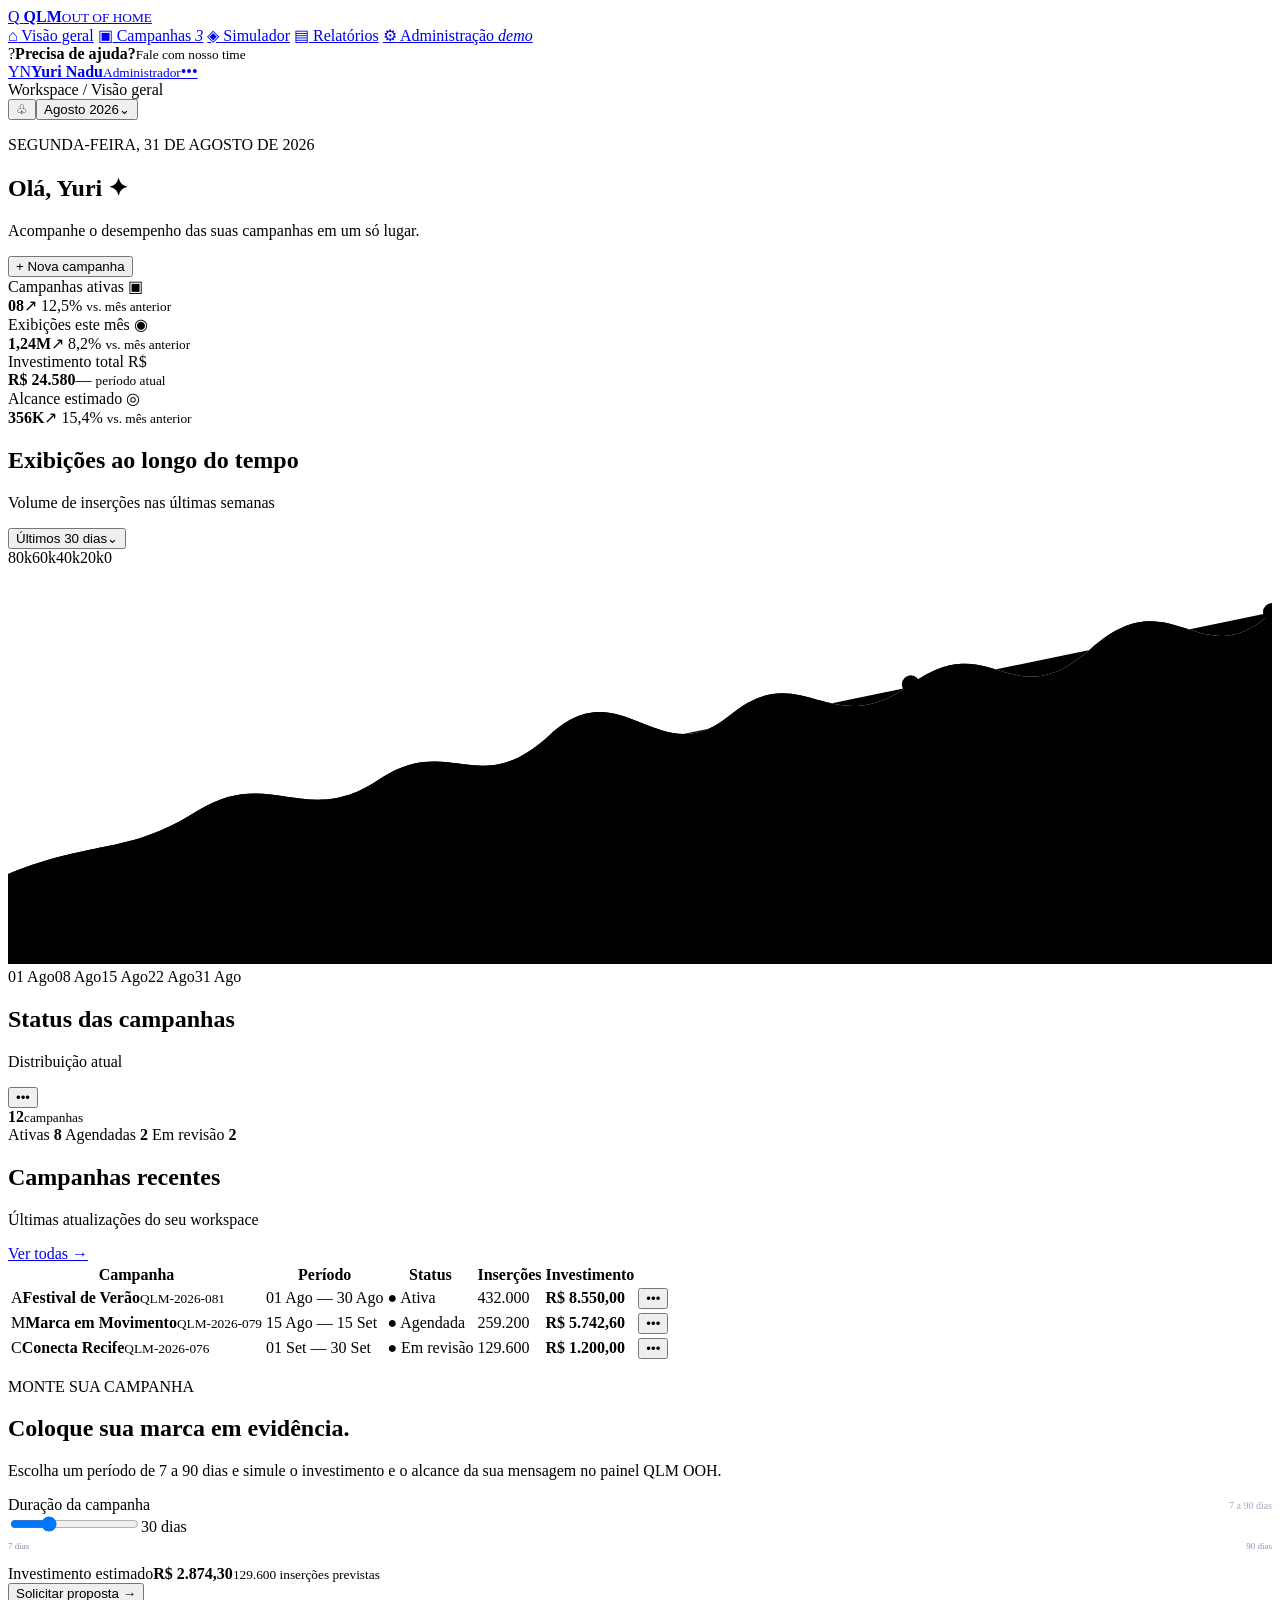
<file: index.html>
<!doctype html>
<html lang="pt-BR">
<head>
  <meta charset="utf-8">
  <meta name="viewport" content="width=device-width, initial-scale=1">
  <meta http-equiv="refresh" content="0; url=web/">
  <title>QLM OOH</title>
</head>
<body>
  <p>Carregando o painel QLM OOH…</p>
  <script>window.location.replace('web/');</script>
</body>
</html>
</file>
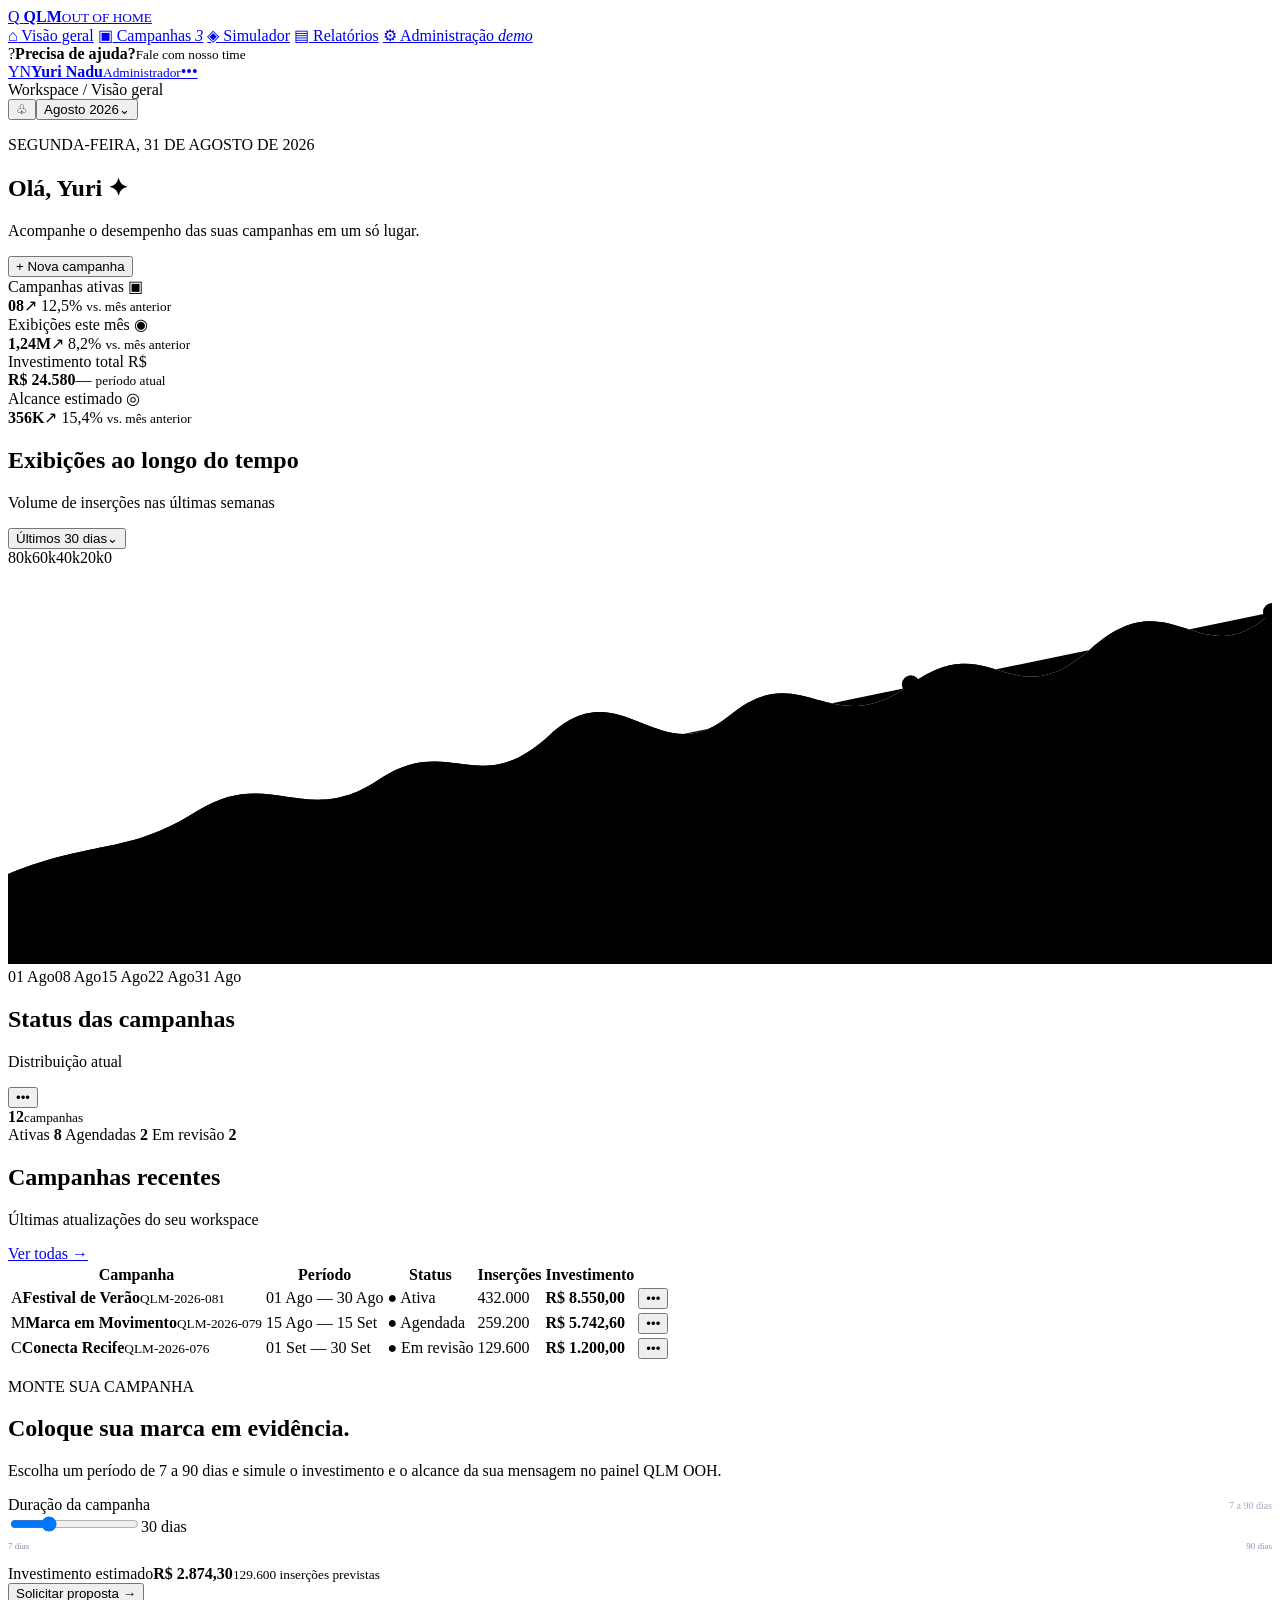
<file: web/index.html>
<!doctype html>
<html lang="pt-BR">
<head>
  <meta charset="utf-8">
  <meta name="viewport" content="width=device-width, initial-scale=1">
  <meta name="description" content="Painel QLM OOH para gestão de campanhas em outdoor digital.">
  <title>QLM OOH · Painel de campanhas</title>
  <link rel="stylesheet" href="styles.css">
</head>
<body>
  <div class="app-shell">
    <aside class="sidebar" aria-label="Navegação principal">
      <a class="brand" href="#inicio" aria-label="QLM OOH início">
        <span class="brand-mark">Q</span>
        <span><strong>QLM</strong><small>OUT OF HOME</small></span>
      </a>
      <nav class="nav-links">
        <a class="nav-link active" href="#inicio"><span>⌂</span> Visão geral</a>
        <a class="nav-link" href="#campanhas"><span>▣</span> Campanhas <em>3</em></a>
        <a class="nav-link" href="#simulador"><span>◈</span> Simulador</a>
        <a class="nav-link" href="#relatorios"><span>▤</span> Relatórios</a>
        <a class="nav-link" href="admin.html"><span>⚙</span> Administração <em>demo</em></a>
      </nav>
      <div class="sidebar-footer">
        <div class="help-card"><span class="help-icon">?</span><strong>Precisa de ajuda?</strong><small>Fale com nosso time</small></div>
        <a class="user-card" href="#perfil"><span class="avatar">YN</span><span><strong>Yuri Nadu</strong><small>Administrador</small></span><span class="more">•••</span></a>
      </div>
    </aside>

    <main class="content" id="inicio">
      <header class="topbar"><div class="breadcrumb">Workspace <span>/</span> Visão geral</div><div class="top-actions"><button class="icon-button" aria-label="Notificações">♧<i></i></button><button class="outline-button">Agosto 2026⌄</button></div></header>
      <section class="page-heading"><div><p class="eyebrow">SEGUNDA-FEIRA, 31 DE AGOSTO DE 2026</p><h1>Olá, Yuri <span>✦</span></h1><p>Acompanhe o desempenho das suas campanhas em um só lugar.</p></div><button class="primary-button" data-scroll="#simulador">+ Nova campanha</button></section>

      <section class="metric-grid" aria-label="Resumo da operação">
        <article class="metric-card"><div class="metric-label">Campanhas ativas <span class="metric-icon violet">▣</span></div><strong>08</strong><span class="trend up">↗ 12,5% <small>vs. mês anterior</small></span></article>
        <article class="metric-card"><div class="metric-label">Exibições este mês <span class="metric-icon orange">◉</span></div><strong>1,24M</strong><span class="trend up">↗ 8,2% <small>vs. mês anterior</small></span></article>
        <article class="metric-card"><div class="metric-label">Investimento total <span class="metric-icon blue">R$</span></div><strong>R$ 24.580</strong><span class="trend neutral">— <small>período atual</small></span></article>
        <article class="metric-card"><div class="metric-label">Alcance estimado <span class="metric-icon green">◎</span></div><strong>356K</strong><span class="trend up">↗ 15,4% <small>vs. mês anterior</small></span></article>
      </section>

      <section class="dashboard-grid">
        <article class="panel chart-panel"><div class="panel-header"><div><h2>Exibições ao longo do tempo</h2><p>Volume de inserções nas últimas semanas</p></div><button class="select-button">Últimos 30 dias⌄</button></div><div class="chart-wrap"><div class="y-axis"><span>80k</span><span>60k</span><span>40k</span><span>20k</span><span>0</span></div><div class="chart"><div class="grid-lines"></div><svg viewBox="0 0 700 220" role="img" aria-label="Gráfico de exibições crescentes"><defs><linearGradient id="area" x1="0" x2="0" y1="0" y2="1"><stop offset="0" stop-color="#7966ff" stop-opacity=".28"/><stop offset="1" stop-color="#7966ff" stop-opacity="0"/></linearGradient></defs><path class="area" d="M0 170 C50 150 65 160 105 135 S165 145 205 118 S260 130 300 93 S360 115 400 82 S455 98 500 65 S555 85 600 45 S660 62 700 25 L700 220 L0 220Z"/><path class="line" d="M0 170 C50 150 65 160 105 135 S165 145 205 118 S260 130 300 93 S360 115 400 82 S455 98 500 65 S555 85 600 45 S660 62 700 25"/><circle cx="500" cy="65" r="5"/><circle cx="700" cy="25" r="5"/></svg><div class="x-axis"><span>01 Ago</span><span>08 Ago</span><span>15 Ago</span><span>22 Ago</span><span>31 Ago</span></div></div></div></article>
        <article class="panel status-panel"><div class="panel-header"><div><h2>Status das campanhas</h2><p>Distribuição atual</p></div><button class="dots" aria-label="Mais opções">•••</button></div><div class="donut-wrap"><div class="donut"><div><strong>12</strong><small>campanhas</small></div></div><div class="legend"><span><i class="dot purple"></i> Ativas <b>8</b></span><span><i class="dot yellow"></i> Agendadas <b>2</b></span><span><i class="dot gray"></i> Em revisão <b>2</b></span></div></div></article>
      </section>

      <section class="panel campaigns-panel" id="campanhas"><div class="panel-header"><div><h2>Campanhas recentes</h2><p>Últimas atualizações do seu workspace</p></div><a class="text-link" href="#campanhas">Ver todas →</a></div><div class="table-scroll"><table><thead><tr><th>Campanha</th><th>Período</th><th>Status</th><th>Inserções</th><th>Investimento</th><th></th></tr></thead><tbody><tr><td><span class="campaign-thumb thumb-one">A</span><span><strong>Festival de Verão</strong><small>QLM-2026-081</small></span></td><td>01 Ago — 30 Ago</td><td><span class="status active">● Ativa</span></td><td>432.000</td><td><strong>R$ 8.550,00</strong></td><td><button class="row-menu" aria-label="Opções Festival de Verão">•••</button></td></tr><tr><td><span class="campaign-thumb thumb-two">M</span><span><strong>Marca em Movimento</strong><small>QLM-2026-079</small></span></td><td>15 Ago — 15 Set</td><td><span class="status scheduled">● Agendada</span></td><td>259.200</td><td><strong>R$ 5.742,60</strong></td><td><button class="row-menu" aria-label="Opções Marca em Movimento">•••</button></td></tr><tr><td><span class="campaign-thumb thumb-three">C</span><span><strong>Conecta Recife</strong><small>QLM-2026-076</small></span></td><td>01 Set — 30 Set</td><td><span class="status review">● Em revisão</span></td><td>129.600</td><td><strong>R$ 1.200,00</strong></td><td><button class="row-menu" aria-label="Opções Conecta Recife">•••</button></td></tr></tbody></table></div></section>

      <section class="simulator-section" id="simulador"><div><p class="eyebrow">MONTE SUA CAMPANHA</p><h2>Coloque sua marca em evidência.</h2><p>Escolha um período de 7 a 90 dias e simule o investimento e o alcance da sua mensagem no painel QLM OOH.</p></div><div class="simulator-card"><div class="simulator-label-row"><label for="days">Duração da campanha</label><span>7 a 90 dias</span></div><div class="range-row"><input id="days" type="range" min="7" max="90" value="30"><output id="days-output">30 dias</output></div><div class="range-bounds" aria-hidden="true"><span>7 dias</span><span>90 dias</span></div><div class="simulator-result"><span>Investimento estimado</span><strong id="total-output">R$ 2.874,30</strong><small id="insertions-output">129.600 inserções previstas</small></div><button class="primary-button full" data-scroll="#inicio">Solicitar proposta →</button></div></section>
      <footer id="relatorios"><span>© 2026 QLM OOH</span><span>Plataforma de mídia urbana inteligente <b>•</b> v1.0</span></footer>
    </main>
  </div>
  <script src="app.js"></script>
</body>
</html>
</file>
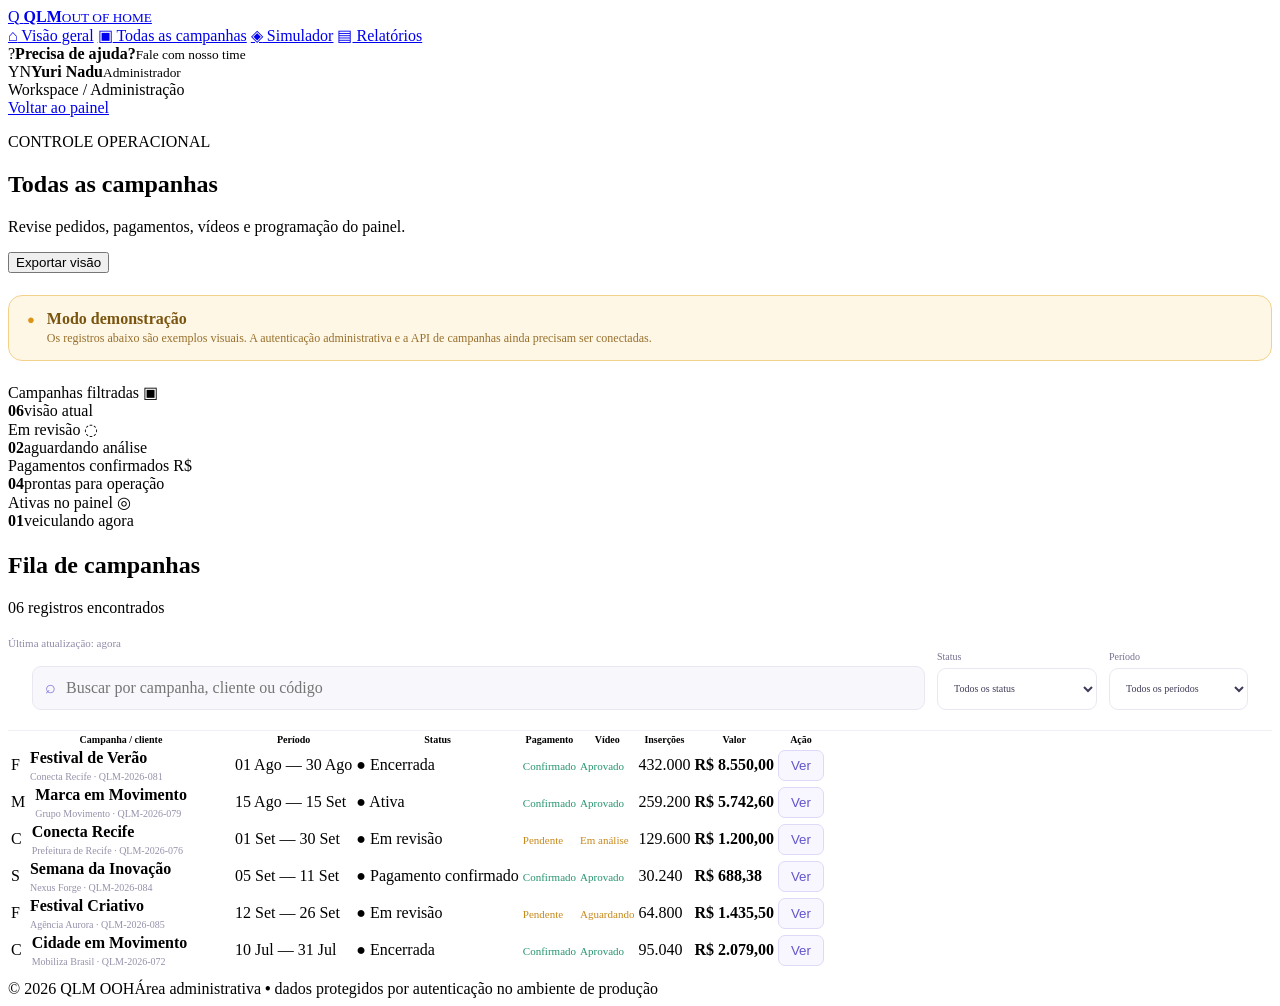
<file: web/admin.html>
<!doctype html>
<html lang="pt-BR">
<head>
  <meta charset="utf-8">
  <meta name="viewport" content="width=device-width, initial-scale=1">
  <meta name="description" content="Área administrativa QLM OOH para acompanhamento de campanhas.">
  <title>QLM OOH · Administração</title>
  <link rel="stylesheet" href="styles.css">
  <link rel="stylesheet" href="admin.css">
</head>
<body>
  <div class="app-shell admin-shell">
    <aside class="sidebar" aria-label="Navegação administrativa">
      <a class="brand" href="index.html" aria-label="QLM OOH início">
        <span class="brand-mark">Q</span>
        <span><strong>QLM</strong><small>OUT OF HOME</small></span>
      </a>
      <nav class="nav-links">
        <a class="nav-link" href="index.html"><span>⌂</span> Visão geral</a>
        <a class="nav-link active" href="admin.html"><span>▣</span> Todas as campanhas</a>
        <a class="nav-link" href="index.html#simulador"><span>◈</span> Simulador</a>
        <a class="nav-link" href="index.html#relatorios"><span>▤</span> Relatórios</a>
      </nav>
      <div class="sidebar-footer">
        <div class="help-card"><span class="help-icon">?</span><strong>Precisa de ajuda?</strong><small>Fale com nosso time</small></div>
        <div class="user-card"><span class="avatar">YN</span><span><strong>Yuri Nadu</strong><small>Administrador</small></span></div>
      </div>
    </aside>

    <main class="content admin-content">
      <header class="topbar"><div class="breadcrumb">Workspace <span>/</span> Administração</div><div class="top-actions"><a class="outline-button" href="index.html">Voltar ao painel</a></div></header>
      <section class="page-heading admin-heading"><div><p class="eyebrow">CONTROLE OPERACIONAL</p><h1>Todas as campanhas</h1><p>Revise pedidos, pagamentos, vídeos e programação do painel.</p></div><button class="primary-button" id="export-button">Exportar visão</button></section>

      <div class="demo-notice" role="status"><span>●</span><div><strong>Modo demonstração</strong><small>Os registros abaixo são exemplos visuais. A autenticação administrativa e a API de campanhas ainda precisam ser conectadas.</small></div></div>

      <section class="metric-grid admin-metrics" aria-label="Resumo das campanhas">
        <article class="metric-card"><div class="metric-label">Campanhas filtradas <span class="metric-icon violet">▣</span></div><strong id="total-count">06</strong><span class="trend neutral">visão atual</span></article>
        <article class="metric-card"><div class="metric-label">Em revisão <span class="metric-icon orange">◌</span></div><strong id="review-count">02</strong><span class="trend neutral">aguardando análise</span></article>
        <article class="metric-card"><div class="metric-label">Pagamentos confirmados <span class="metric-icon blue">R$</span></div><strong id="paid-count">03</strong><span class="trend neutral">prontas para operação</span></article>
        <article class="metric-card"><div class="metric-label">Ativas no painel <span class="metric-icon green">◎</span></div><strong id="active-count">02</strong><span class="trend neutral">veiculando agora</span></article>
      </section>

      <section class="panel admin-table-panel" aria-labelledby="campaign-list-title">
        <div class="panel-header"><div><h2 id="campaign-list-title">Fila de campanhas</h2><p id="result-label">06 registros encontrados</p></div><span class="sync-label">Última atualização: agora</span></div>
        <div class="filters"><label class="search-field"><span>⌕</span><input id="search-input" type="search" placeholder="Buscar por campanha, cliente ou código" aria-label="Buscar campanhas"></label><label class="filter-field"><span>Status</span><select id="status-filter"><option value="all">Todos os status</option><option value="review">Em revisão</option><option value="paid">Pagamento confirmado</option><option value="scheduled">Agendada</option><option value="active">Ativa</option><option value="ended">Encerrada</option></select></label><label class="filter-field"><span>Período</span><select id="period-filter"><option value="all">Todos os períodos</option><option value="current">Em andamento</option><option value="future">Próximas</option><option value="past">Encerradas</option></select></label></div>
        <div class="table-scroll"><table class="admin-table"><thead><tr><th>Campanha / cliente</th><th>Período</th><th>Status</th><th>Pagamento</th><th>Vídeo</th><th>Inserções</th><th>Valor</th><th>Ação</th></tr></thead><tbody id="campaign-rows"></tbody></table><div class="empty-state" id="empty-state" hidden>Nenhuma campanha corresponde aos filtros.</div></div>
      </section>
      <footer><span>© 2026 QLM OOH</span><span>Área administrativa <b>•</b> dados protegidos por autenticação no ambiente de produção</span></footer>
    </main>
  </div>
  <script src="admin.js"></script>
</body>
</html>
</file>
<file: web/styles.css>
@import url('https://fonts.googleapis.com/css2?family=DM+Sans:wght@400;500;600;700&family=Space+Grotesk:wght@500;600;700&display=swap');
.simulator-label-row{display:flex;justify-content:space-between;align-items:center}.simulator-label-row>span{font-size:10px;color:#a9a6c0}.range-row{margin-bottom:5px}.range-bounds{display:flex;justify-content:space-between;color:#8f8ba9;font-size:9px;margin-bottom:14px}
</file>
<file: web/admin.css>
.admin-content{max-width:1450px}.admin-heading{margin-bottom:22px}.admin-heading .primary-button{align-self:flex-start}.demo-notice{display:flex;gap:12px;align-items:flex-start;background:#fff7e6;border:1px solid #f2d28a;color:#7a5510;border-radius:14px;padding:14px 18px;margin-bottom:22px}.demo-notice>span{font-size:13px;color:#db9417;margin-top:2px}.demo-notice strong,.demo-notice small{display:block}.demo-notice small{font-size:12px;margin-top:3px;color:#97702c}.admin-metrics{margin-bottom:22px}.admin-table-panel{padding-bottom:10px}.sync-label{font-size:11px;color:#8f8ba9}.filters{display:flex;gap:12px;align-items:end;padding:0 24px 20px;border-bottom:1px solid #eeeef5}.search-field{display:flex;align-items:center;gap:8px;background:#f8f8fc;border:1px solid #e9e8f2;border-radius:9px;padding:0 12px;flex:1;min-width:220px}.search-field span{font-size:18px;color:#8278dc}.search-field input{border:0;background:transparent;outline:0;width:100%;height:42px;color:#302b4a;font:inherit}.filter-field{display:grid;gap:6px;color:#77718f;font-size:10px}.filter-field select{height:42px;border:1px solid #e9e8f2;border-radius:9px;background:#fff;padding:0 32px 0 12px;color:#403b59;font:inherit}.admin-table td{white-space:nowrap}.admin-table td:first-child{display:flex;align-items:center;gap:10px;min-width:220px}.admin-table td:first-child small{display:block;color:#9691aa;font-size:10px;margin-top:4px}.admin-table th{font-size:10px;white-space:nowrap}.cell-state{font-size:11px}.cell-state.paid,.cell-state.approved{color:#25956f}.cell-state.pending,.cell-state.review{color:#c7881a}.row-action{border:1px solid #ddd9f7;background:#f8f7ff;color:#6254cc;border-radius:7px;padding:7px 12px;font:600 11px inherit;cursor:pointer}.row-action:hover{background:#eeeaff}.empty-state{text-align:center;color:#8f8ba9;padding:42px 20px;font-size:13px}@media (max-width:900px){.filters{flex-wrap:wrap}.search-field{flex-basis:100%}.filter-field{flex:1}.admin-table{min-width:1000px}.admin-content{padding:20px 16px}}
</file>
